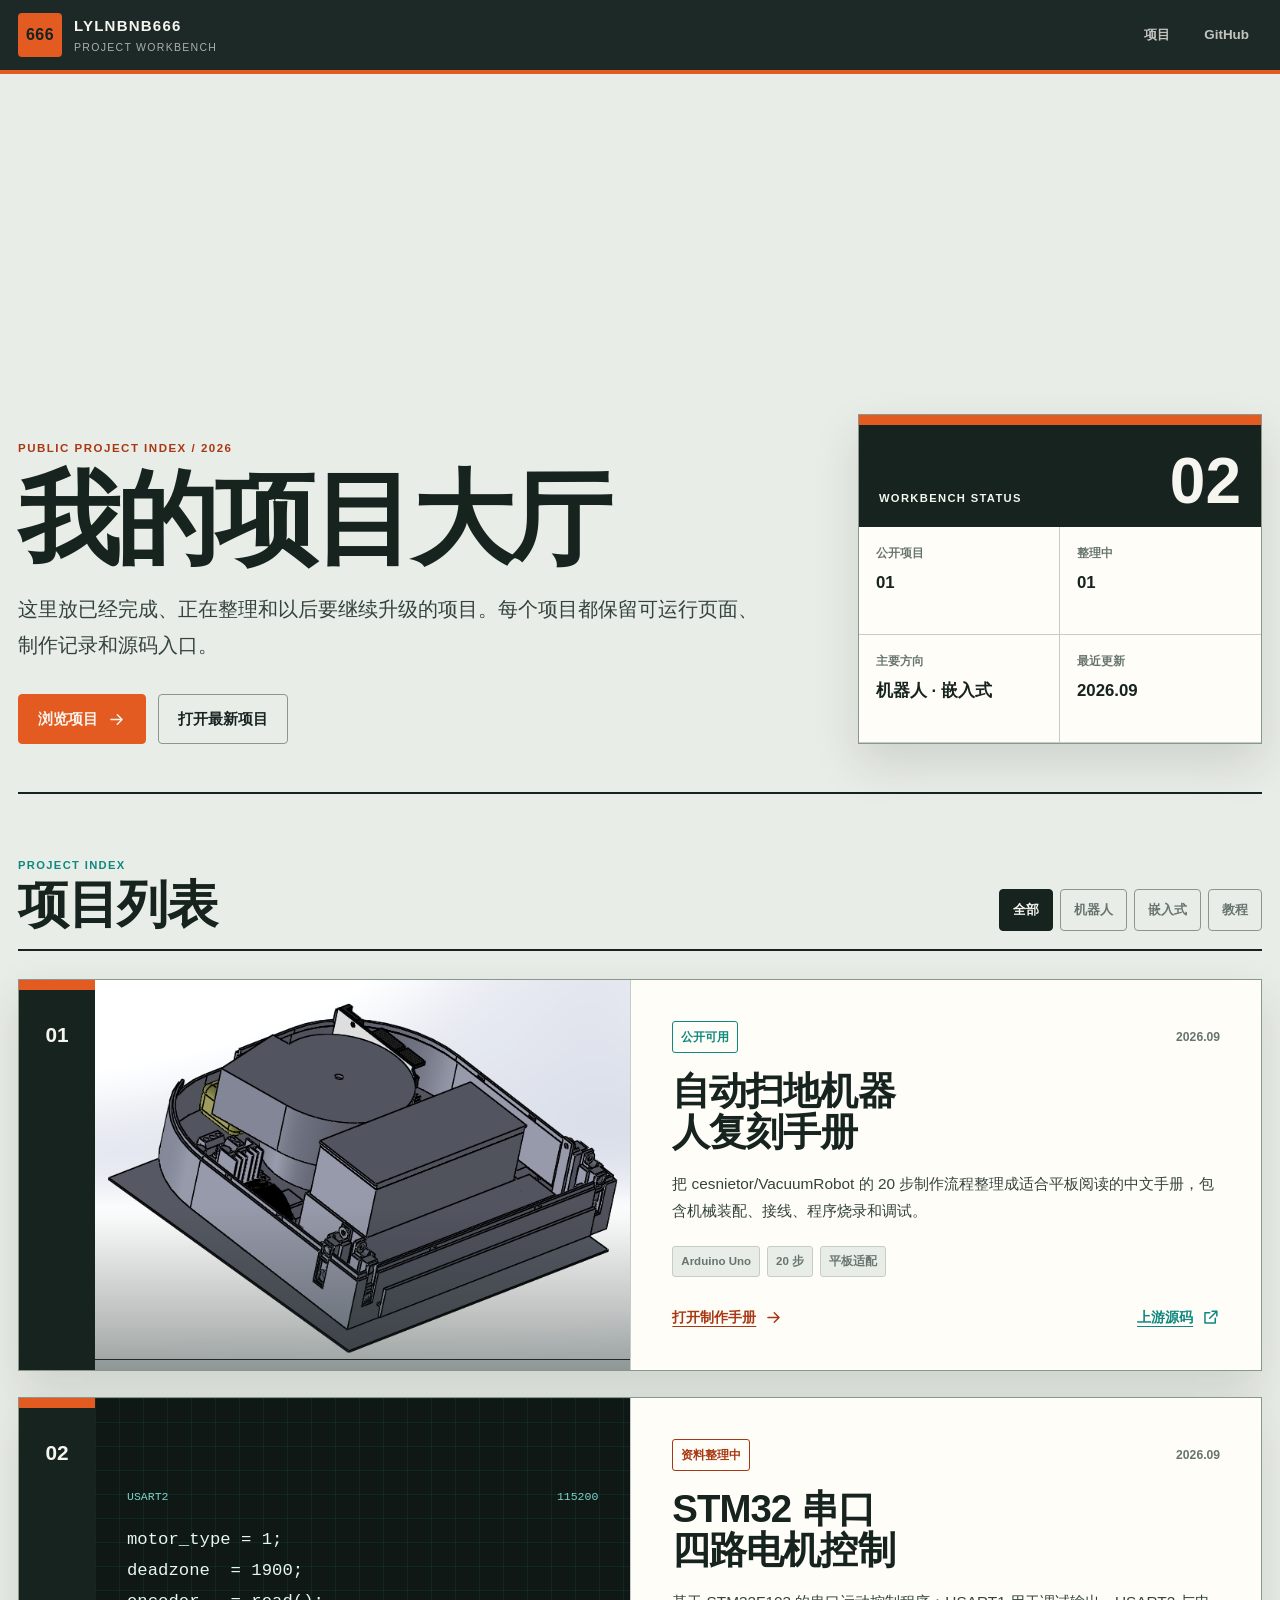
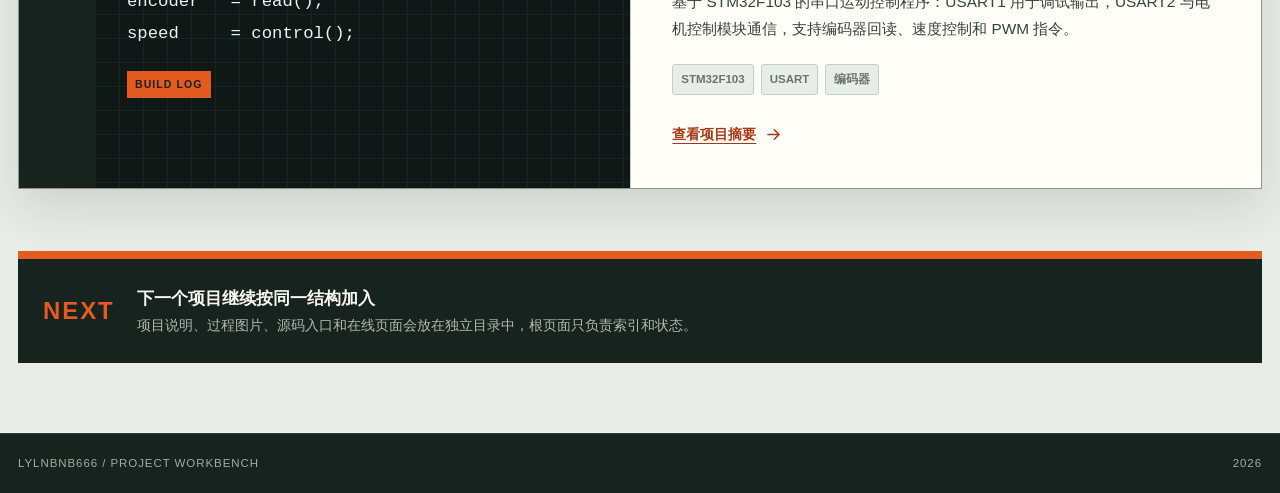
<file: index.html>
<!doctype html>
<html lang="zh-CN">
  <head>
    <meta charset="utf-8" />
    <meta name="viewport" content="width=device-width, initial-scale=1, viewport-fit=cover" />
    <meta
      name="description"
      content="LYLNBNB666 的个人项目大厅，收录机器人、嵌入式、教程和后续公开的项目。"
    />
    <meta name="theme-color" content="#16231f" />
    <title>LYLNBNB666 项目大厅</title>
    <link rel="stylesheet" href="hub.css" />
  </head>
  <body>
    <!--
      THESIS: A personal engineering workbench, not a resume or a marketing portfolio.
      Each project is presented as a real build artifact with status, evidence, and a route
      into its working guide. It refuses the generic portfolio grid of interchangeable cards.
      OWN-WORLD: Paper-white drawing sheets, graphite rules, safety orange, circuit teal,
      stamped project numbers, and machine-readable metadata.
      STORY: A visitor immediately sees what has been built, what is usable now, and what is
      still being documented. The owner can add another project by adding one data record and
      one project directory.
      FIRST VIEWPORT: A wide workbench header with the public identity, current project count,
      release status, and the first live project image occupying the right side.
      FORM: The maintenance-manual rail expands into a project index; seed key 5f280c16.
      FINISH: unreviewed and undocumented is unfinished; this build ends with the finish
      review, the verdict, and DESIGN.md.
    -->
    <a class="skip-link" href="#projects">跳到项目列表</a>

    <header class="site-header">
      <a class="identity" href="#top" aria-label="返回项目大厅顶部">
        <span class="identity-mark">666</span>
        <span>
          <strong>LYLNBNB666</strong>
          <small>PROJECT WORKBENCH</small>
        </span>
      </a>

      <nav class="site-nav" aria-label="页面导航">
        <a href="#projects">项目</a>
        <a href="https://github.com/LYL-716" target="_blank" rel="noreferrer">GitHub</a>
      </nav>
    </header>

    <main id="top">
      <section class="workbench-hero" aria-labelledby="page-title">
        <div class="hero-copy">
          <p class="system-line">PUBLIC PROJECT INDEX / 2026</p>
          <h1 id="page-title">我的项目大厅</h1>
          <p>
            这里放已经完成、正在整理和以后要继续升级的项目。每个项目都保留可运行页面、制作记录和源码入口。
          </p>
          <div class="hero-actions">
            <a class="button button-primary" href="#projects">
              浏览项目
              <svg viewBox="0 0 24 24" aria-hidden="true">
                <path d="M5 12h14M13 6l6 6-6 6" />
              </svg>
            </a>
            <a class="button button-secondary" href="vacuum-robot/">
              打开最新项目
            </a>
          </div>
        </div>

        <div class="hero-board" aria-label="项目状态">
          <div class="board-header">
            <span>WORKBENCH STATUS</span>
            <strong id="project-count">02</strong>
          </div>
          <dl>
            <div>
              <dt>公开项目</dt>
              <dd id="published-count">01</dd>
            </div>
            <div>
              <dt>整理中</dt>
              <dd id="draft-count">01</dd>
            </div>
            <div>
              <dt>主要方向</dt>
              <dd>机器人 · 嵌入式</dd>
            </div>
            <div>
              <dt>最近更新</dt>
              <dd id="last-updated">2026.09</dd>
            </div>
          </dl>
        </div>
      </section>

      <section class="project-index" id="projects" aria-labelledby="projects-title">
        <header class="index-heading">
          <div>
            <p>PROJECT INDEX</p>
            <h2 id="projects-title">项目列表</h2>
          </div>
          <div class="project-filters" role="group" aria-label="项目筛选">
            <button class="filter-button is-active" type="button" data-filter="全部">全部</button>
            <button class="filter-button" type="button" data-filter="机器人">机器人</button>
            <button class="filter-button" type="button" data-filter="嵌入式">嵌入式</button>
            <button class="filter-button" type="button" data-filter="教程">教程</button>
          </div>
        </header>

        <div class="projects-grid" id="projects-grid"></div>

        <div class="empty-filter" id="empty-filter" hidden>
          <strong>这个分类还没有公开项目</strong>
          <p>项目整理完成后会出现在这里。</p>
        </div>
      </section>

      <section class="workbench-note" aria-labelledby="note-title">
        <span class="note-number">NEXT</span>
        <div>
          <h2 id="note-title">下一个项目继续按同一结构加入</h2>
          <p>项目说明、过程图片、源码入口和在线页面会放在独立目录中，根页面只负责索引和状态。</p>
        </div>
      </section>
    </main>

    <footer class="site-footer">
      <span>LYLNBNB666 / PROJECT WORKBENCH</span>
      <span id="footer-year"></span>
    </footer>

    <script src="projects.js"></script>
    <script src="hub.js"></script>
  </body>
</html>
</file>
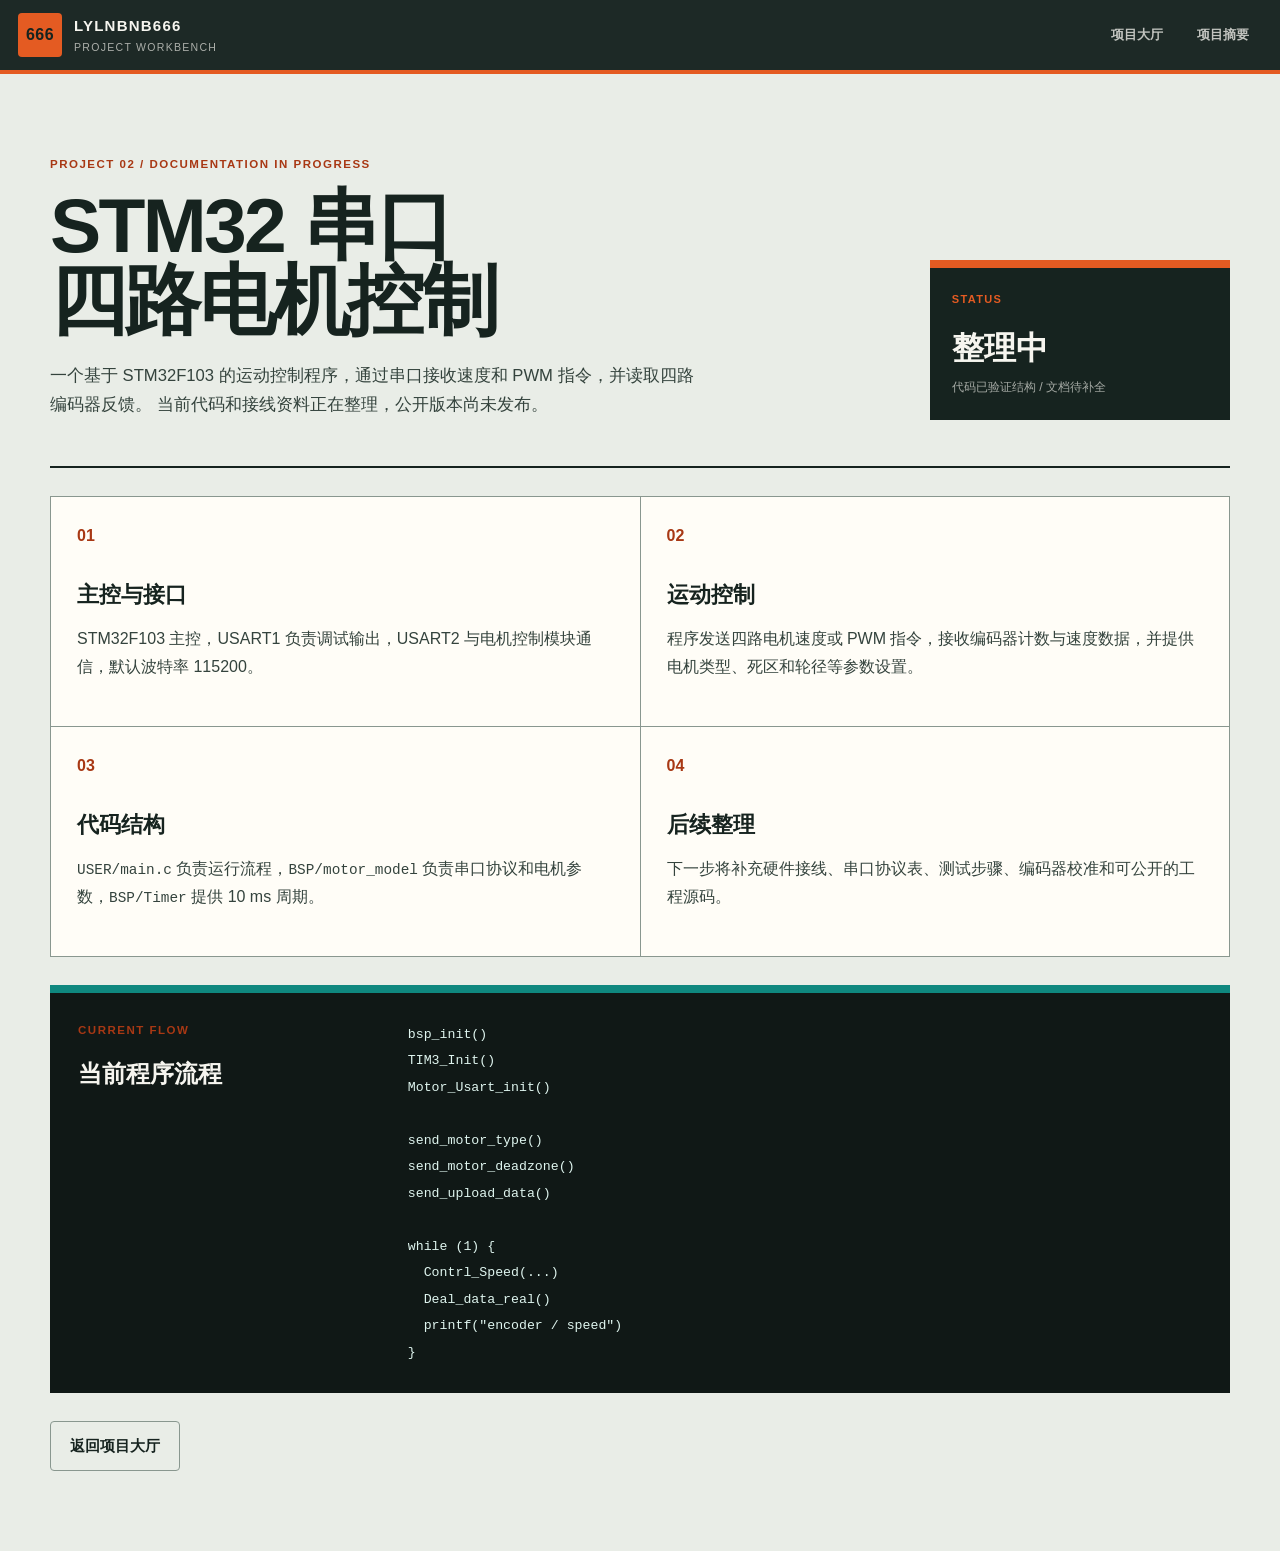
<file: stm32-motor-usart/index.html>
<!doctype html>
<html lang="zh-CN">
  <head>
    <meta charset="utf-8" />
    <meta name="viewport" content="width=device-width, initial-scale=1, viewport-fit=cover" />
    <meta name="description" content="STM32F103 串口四路电机控制项目摘要。" />
    <meta name="theme-color" content="#16231f" />
    <title>STM32 串口四路电机控制 | LYLNBNB666</title>
    <link rel="stylesheet" href="../hub.css" />
    <link rel="stylesheet" href="summary.css" />
  </head>
  <body>
    <header class="site-header">
      <a class="identity" href="../" aria-label="返回项目大厅">
        <span class="identity-mark">666</span>
        <span>
          <strong>LYLNBNB666</strong>
          <small>PROJECT WORKBENCH</small>
        </span>
      </a>
      <nav class="site-nav" aria-label="页面导航">
        <a href="../">项目大厅</a>
        <a href="#overview">项目摘要</a>
      </nav>
    </header>

    <main class="summary-page">
      <section class="summary-hero" id="overview">
        <div>
          <p class="system-line">PROJECT 02 / DOCUMENTATION IN PROGRESS</p>
          <h1>STM32 串口四路电机控制</h1>
          <p>
            一个基于 STM32F103 的运动控制程序，通过串口接收速度和 PWM 指令，并读取四路编码器反馈。
            当前代码和接线资料正在整理，公开版本尚未发布。
          </p>
        </div>
        <div class="summary-status">
          <span>STATUS</span>
          <strong>整理中</strong>
          <small>代码已验证结构 / 文档待补全</small>
        </div>
      </section>

      <section class="summary-grid" aria-label="项目信息">
        <article>
          <span>01</span>
          <h2>主控与接口</h2>
          <p>STM32F103 主控，USART1 负责调试输出，USART2 与电机控制模块通信，默认波特率 115200。</p>
        </article>
        <article>
          <span>02</span>
          <h2>运动控制</h2>
          <p>程序发送四路电机速度或 PWM 指令，接收编码器计数与速度数据，并提供电机类型、死区和轮径等参数设置。</p>
        </article>
        <article>
          <span>03</span>
          <h2>代码结构</h2>
          <p><code>USER/main.c</code> 负责运行流程，<code>BSP/motor_model</code> 负责串口协议和电机参数，<code>BSP/Timer</code> 提供 10 ms 周期。</p>
        </article>
        <article>
          <span>04</span>
          <h2>后续整理</h2>
          <p>下一步将补充硬件接线、串口协议表、测试步骤、编码器校准和可公开的工程源码。</p>
        </article>
      </section>

      <section class="code-panel" aria-labelledby="code-title">
        <div>
          <p class="system-line">CURRENT FLOW</p>
          <h2 id="code-title">当前程序流程</h2>
        </div>
        <pre><code>bsp_init()
TIM3_Init()
Motor_Usart_init()

send_motor_type()
send_motor_deadzone()
send_upload_data()

while (1) {
  Contrl_Speed(...)
  Deal_data_real()
  printf("encoder / speed")
}</code></pre>
      </section>

      <a class="button button-secondary back-link" href="../">返回项目大厅</a>
    </main>
  </body>
</html>
</file>
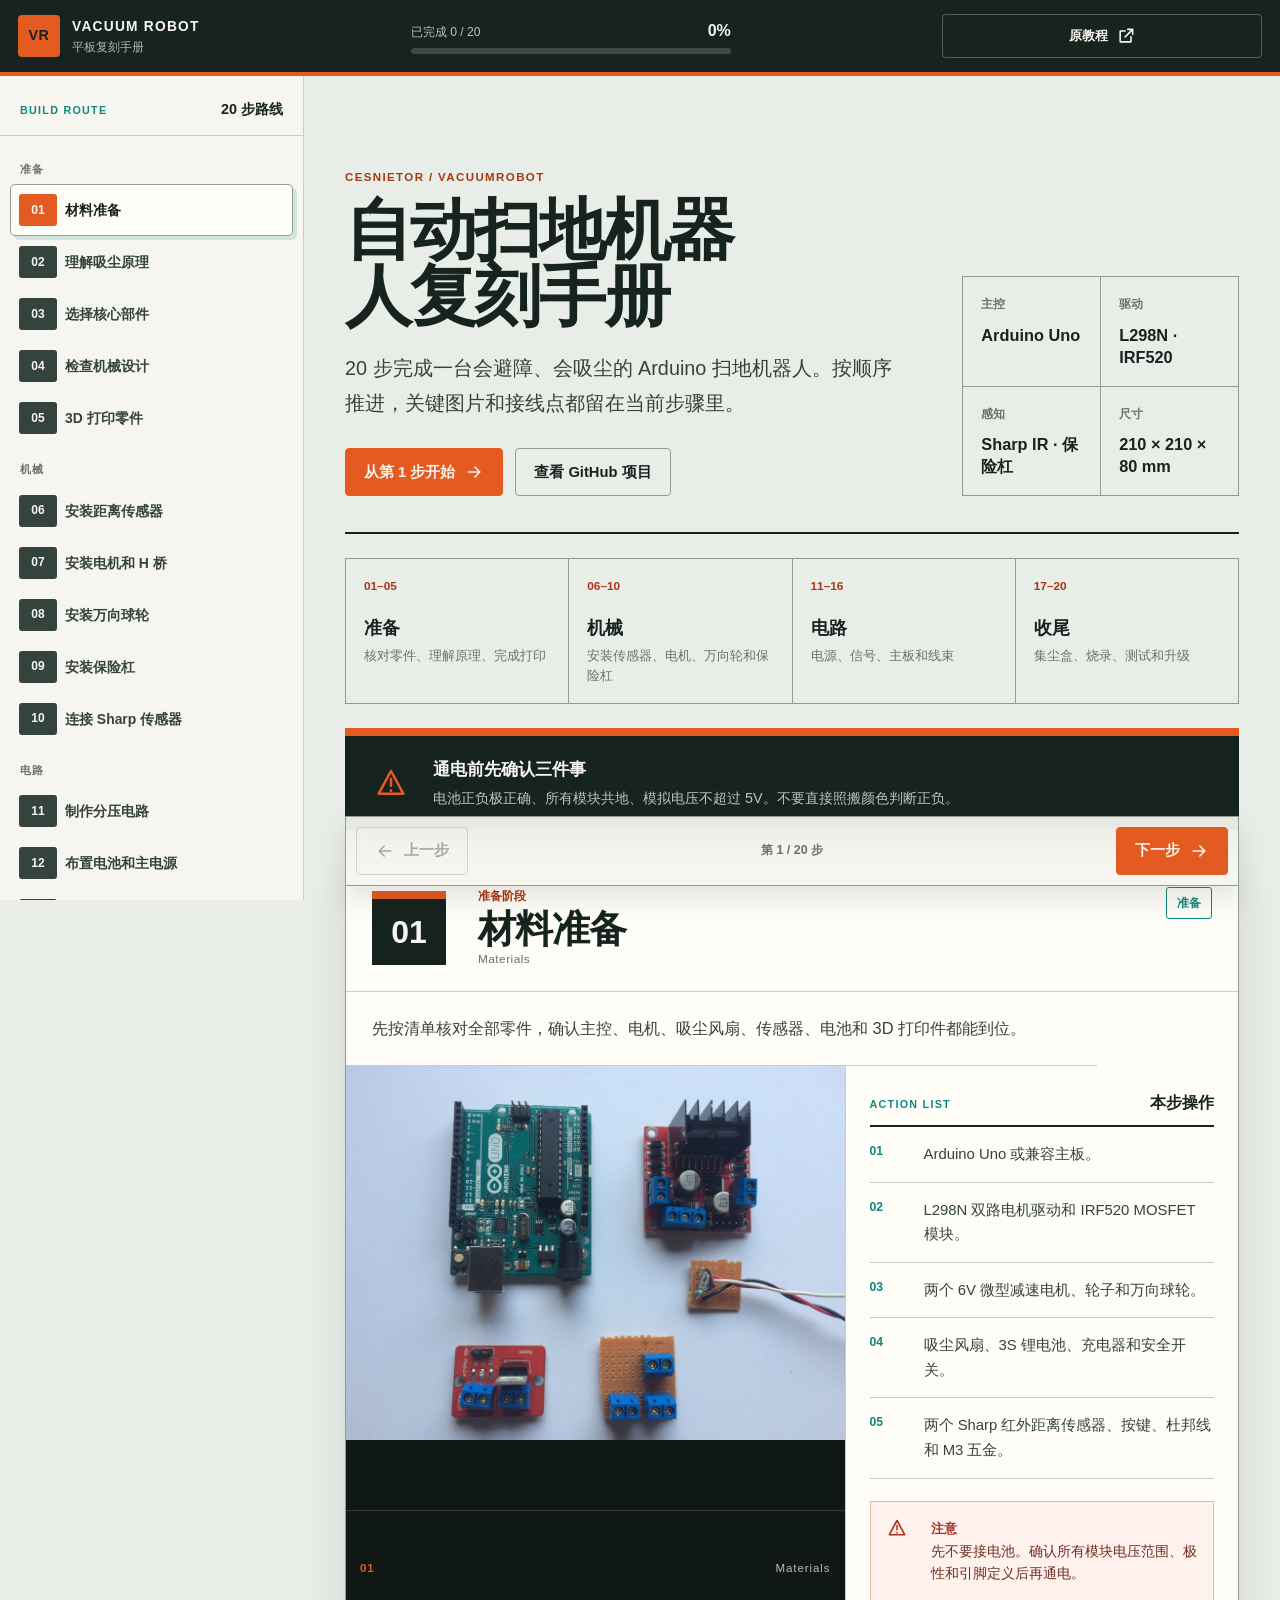
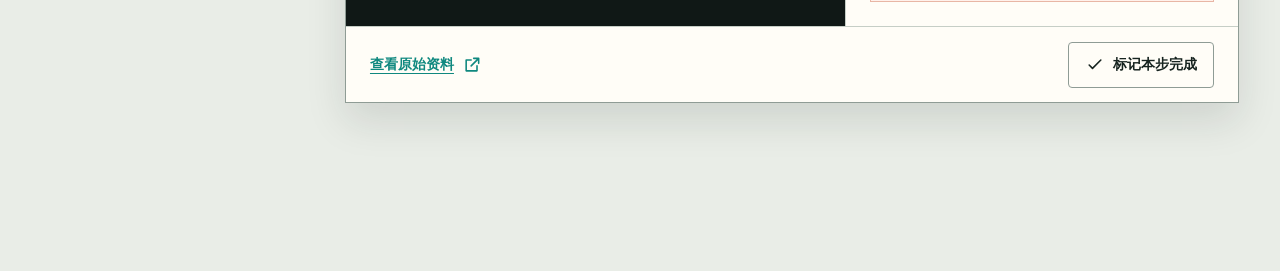
<file: vacuum-robot/index.html>
<!doctype html>
<html lang="zh-CN">
  <head>
    <meta charset="utf-8" />
    <meta name="viewport" content="width=device-width, initial-scale=1, viewport-fit=cover" />
    <meta
      name="description"
      content="cesnietor/VacuumRobot 的 20 步平板版制作手册，包含机械装配、接线、程序烧录和调试。"
    />
    <meta name="theme-color" content="#16231f" />
    <title>自动扫地机器人复刻手册</title>
    <link rel="stylesheet" href="styles.css" />
  </head>
  <body>
    <!--
      THESIS: A workbench maintenance manual, not a promotional page. Every screen answers
      exactly what to do next and refuses the generic hero-plus-cards tutorial layout.
      OWN-WORLD: Paper-white technical sheets, graphite rules, safety orange, circuit teal,
      numbered metal-like tags, large instructional drawings, and checklist marks.
      STORY: The reader moves from parts to a tested obstacle-avoiding vacuum robot, always
      knowing the phase, the active step, and what remains.
      FIRST VIEWPORT: A full-width build-status band with the robot title, 20-step route,
      progress marks, and direct entry into Step 1; the step rail anchors the left on wide
      tablets and becomes a top drawer on portrait screens.
      FORM: An operational cutting-bench rail translated into a build manual; seed key 5f280c16.
      FINISH: unreviewed and undocumented is unfinished; this build ends with the finish
      review, the verdict, and DESIGN.md.
    -->
    <a class="skip-link" href="#step-stage">跳到当前步骤</a>

    <div class="app-shell">
      <header class="topbar">
        <button
          class="icon-button menu-button"
          id="menu-button"
          type="button"
          aria-controls="guide-nav"
          aria-expanded="false"
          aria-label="打开步骤目录"
        >
          <svg viewBox="0 0 24 24" aria-hidden="true">
            <path d="M4 7h16M4 12h16M4 17h16" />
          </svg>
        </button>

        <a class="brand" href="#overview" aria-label="返回总览">
          <span class="brand-mark" aria-hidden="true">VR</span>
          <span>
            <strong>VACUUM ROBOT</strong>
            <small>平板复刻手册</small>
          </span>
        </a>

        <div class="top-progress" aria-label="制作进度">
          <div class="top-progress-copy">
            <span id="top-progress-label">已完成 0 / 20</span>
            <strong id="top-progress-percent">0%</strong>
          </div>
          <div class="progress-track" aria-hidden="true">
            <span id="top-progress-bar"></span>
          </div>
        </div>

        <a
          class="source-button"
          href="https://www.instructables.com/Build-Your-Own-Vacuum-Robot/"
          target="_blank"
          rel="noreferrer"
        >
          原教程
          <svg viewBox="0 0 24 24" aria-hidden="true">
            <path d="M14 4h6v6M20 4l-9 9M18 13v6H5V6h6" />
          </svg>
        </a>
      </header>

      <button
        class="nav-scrim"
        id="nav-scrim"
        type="button"
        aria-label="关闭步骤目录"
        tabindex="-1"
      ></button>

      <aside class="step-rail" id="guide-nav" aria-label="20 步制作目录">
        <div class="rail-heading">
          <span>BUILD ROUTE</span>
          <strong>20 步路线</strong>
        </div>
        <nav id="step-list" class="step-list"></nav>
        <button class="reset-button" id="reset-progress" type="button">
          <svg viewBox="0 0 24 24" aria-hidden="true">
            <path d="M4 4v6h6M20 20v-6h-6" />
            <path d="M5.5 15a7 7 0 0 0 11.8 2.6L20 14M4 10l2.7-3.6A7 7 0 0 1 18.5 9" />
          </svg>
          清除本机进度
        </button>
      </aside>

      <main class="main-content" id="main-content">
        <section class="overview" id="overview" aria-labelledby="overview-title">
          <div class="overview-copy">
            <p class="project-line">CESNIETOR / VACUUMROBOT</p>
            <h1 id="overview-title">自动扫地机器人复刻手册</h1>
            <p class="overview-lead">
              20 步完成一台会避障、会吸尘的 Arduino 扫地机器人。按顺序推进，关键图片和接线点都留在当前步骤里。
            </p>
            <div class="overview-actions">
              <button class="primary-button" id="start-build" type="button">
                从第 1 步开始
                <svg viewBox="0 0 24 24" aria-hidden="true">
                  <path d="M5 12h14M13 6l6 6-6 6" />
                </svg>
              </button>
              <a
                class="secondary-button"
                href="https://github.com/cesnietor/VacuumRobot"
                target="_blank"
                rel="noreferrer"
              >
                查看 GitHub 项目
              </a>
            </div>
          </div>

          <dl class="build-facts">
            <div>
              <dt>主控</dt>
              <dd>Arduino Uno</dd>
            </div>
            <div>
              <dt>驱动</dt>
              <dd>L298N · IRF520</dd>
            </div>
            <div>
              <dt>感知</dt>
              <dd>Sharp IR · 保险杠</dd>
            </div>
            <div>
              <dt>尺寸</dt>
              <dd>210 × 210 × 80 mm</dd>
            </div>
          </dl>
        </section>

        <section class="route-strip" aria-label="制作阶段">
          <div>
            <span>01–05</span>
            <strong>准备</strong>
            <small>核对零件、理解原理、完成打印</small>
          </div>
          <div>
            <span>06–10</span>
            <strong>机械</strong>
            <small>安装传感器、电机、万向轮和保险杠</small>
          </div>
          <div>
            <span>11–16</span>
            <strong>电路</strong>
            <small>电源、信号、主板和线束</small>
          </div>
          <div>
            <span>17–20</span>
            <strong>收尾</strong>
            <small>集尘盒、烧录、测试和升级</small>
          </div>
        </section>

        <section class="safety-band" aria-labelledby="safety-title">
          <div class="safety-icon" aria-hidden="true">
            <svg viewBox="0 0 24 24">
              <path d="M12 3 2.8 20h18.4L12 3Z" />
              <path d="M12 9v5M12 17.5v.5" />
            </svg>
          </div>
          <div>
            <h2 id="safety-title">通电前先确认三件事</h2>
            <p>电池正负极正确、所有模块共地、模拟电压不超过 5V。不要直接照搬颜色判断正负。</p>
          </div>
        </section>

        <section class="step-stage" id="step-stage" aria-labelledby="step-title"></section>

        <nav class="step-controls" aria-label="步骤切换">
          <button class="secondary-button" id="previous-step" type="button">
            <svg viewBox="0 0 24 24" aria-hidden="true">
              <path d="M19 12H5M11 18l-6-6 6-6" />
            </svg>
            上一步
          </button>
          <span id="step-position">第 1 / 20 步</span>
          <button class="primary-button" id="next-step" type="button">
            下一步
            <svg viewBox="0 0 24 24" aria-hidden="true">
              <path d="M5 12h14M13 6l6 6-6 6" />
            </svg>
          </button>
        </nav>
      </main>
    </div>

    <button class="back-to-top" id="back-to-top" type="button" aria-label="返回顶部">
      <svg viewBox="0 0 24 24" aria-hidden="true">
        <path d="M12 19V5M6 11l6-6 6 6" />
      </svg>
    </button>

    <script src="guide-data.js"></script>
    <script src="app.js"></script>
  </body>
</html>
</file>
<file: hub.css>
:root {
  color-scheme: light;
  --ink: #16231f;
  --ink-soft: #34433d;
  --muted: #68756f;
  --paper: #f6f5ef;
  --sheet: #fffdf7;
  --field: #e9ede7;
  --line: #c5cec6;
  --line-strong: #89978f;
  --signal: #e45b22;
  --signal-dark: #a83814;
  --teal: #0f887f;
  --shadow: 0 20px 44px rgb(22 35 31 / 13%);
}

* {
  box-sizing: border-box;
}

html {
  scroll-behavior: smooth;
  scroll-padding-top: 92px;
}

body {
  min-width: 320px;
  margin: 0;
  color: var(--ink);
  background-color: var(--field);
  font-family: "Segoe UI", "Microsoft YaHei UI", "Microsoft YaHei", sans-serif;
  font-size: 16px;
  line-height: 1.65;
}

::selection {
  color: var(--paper);
  background: var(--teal);
}

:focus-visible {
  outline: 3px solid var(--signal);
  outline-offset: 3px;
}

svg {
  display: block;
  width: 19px;
  height: 19px;
  fill: none;
  stroke: currentColor;
  stroke-width: 1.9;
  stroke-linecap: round;
  stroke-linejoin: round;
}

a {
  color: inherit;
}

.skip-link {
  position: fixed;
  top: 10px;
  left: 10px;
  z-index: 1000;
  padding: 10px 14px;
  color: var(--paper);
  background: var(--ink);
  border-radius: 4px;
  transform: translateY(-160%);
}

.skip-link:focus {
  transform: translateY(0);
}

.site-header {
  position: sticky;
  top: 0;
  z-index: 50;
  display: flex;
  align-items: center;
  justify-content: space-between;
  min-height: 74px;
  padding: 10px max(18px, calc((100vw - 1420px) / 2));
  color: var(--paper);
  background: rgb(22 35 31 / 97%);
  border-bottom: 4px solid var(--signal);
  backdrop-filter: blur(12px);
}

.identity {
  display: flex;
  gap: 12px;
  align-items: center;
  text-decoration: none;
}

.identity-mark {
  display: grid;
  width: 44px;
  height: 44px;
  place-items: center;
  color: var(--ink);
  background: var(--signal);
  border-radius: 4px;
  font-family: "Bahnschrift", "Arial Narrow", sans-serif;
  font-weight: 850;
  letter-spacing: 0.03em;
}

.identity strong,
.identity small {
  display: block;
}

.identity strong {
  font-family: "Bahnschrift", "Arial Narrow", sans-serif;
  font-size: 0.94rem;
  letter-spacing: 0.08em;
}

.identity small {
  color: rgb(246 245 239 / 66%);
  font-family: "Bahnschrift", "Arial Narrow", sans-serif;
  font-size: 0.66rem;
  letter-spacing: 0.12em;
}

.site-nav {
  display: flex;
  gap: 8px;
}

.site-nav a {
  padding: 9px 13px;
  color: rgb(246 245 239 / 76%);
  border-radius: 4px;
  font-size: 0.84rem;
  font-weight: 700;
  text-decoration: none;
}

.site-nav a:hover {
  color: var(--ink);
  background: var(--paper);
}

main {
  width: min(1420px, calc(100% - 36px));
  margin: 0 auto;
}

.workbench-hero {
  display: grid;
  grid-template-columns: minmax(0, 1.3fr) minmax(330px, 0.7fr);
  gap: clamp(36px, 7vw, 110px);
  align-items: end;
  min-height: min(720px, calc(100vh - 74px));
  padding: clamp(52px, 8vh, 96px) 0 48px;
  border-bottom: 2px solid var(--ink);
}

.system-line {
  margin: 0 0 14px;
  color: var(--signal-dark);
  font-family: "Bahnschrift", "Arial Narrow", sans-serif;
  font-size: 0.72rem;
  font-weight: 800;
  letter-spacing: 0.13em;
}

.hero-copy h1 {
  max-width: 850px;
  margin: 0;
  font-family: "Bahnschrift", "Microsoft YaHei UI", sans-serif;
  font-size: clamp(3.6rem, 8vw, 7.4rem);
  font-weight: 780;
  line-height: 0.92;
  letter-spacing: -0.035em;
  text-wrap: balance;
}

.hero-copy > p:not(.system-line) {
  max-width: 68ch;
  margin: 26px 0 0;
  color: var(--ink-soft);
  font-size: clamp(1.02rem, 1.8vw, 1.26rem);
  line-height: 1.78;
}

.hero-actions {
  display: flex;
  flex-wrap: wrap;
  gap: 12px;
  margin-top: 30px;
}

.button {
  display: inline-flex;
  gap: 9px;
  align-items: center;
  justify-content: center;
  min-height: 50px;
  padding: 0 19px;
  border-radius: 4px;
  font-size: 0.92rem;
  font-weight: 760;
  text-decoration: none;
}

.button-primary {
  color: var(--paper);
  background: var(--signal);
  border: 1px solid var(--signal);
}

.button-primary:hover {
  background: var(--signal-dark);
  border-color: var(--signal-dark);
}

.button-secondary {
  color: var(--ink);
  background: transparent;
  border: 1px solid var(--line-strong);
}

.button-secondary:hover {
  background: var(--sheet);
  border-color: var(--ink);
}

.hero-board {
  background: var(--sheet);
  border: 1px solid var(--line-strong);
  box-shadow: var(--shadow);
}

.board-header {
  display: flex;
  align-items: flex-end;
  justify-content: space-between;
  min-height: 112px;
  padding: 20px;
  color: var(--paper);
  background: var(--ink);
  border-top: 10px solid var(--signal);
}

.board-header span {
  font-family: "Bahnschrift", "Arial Narrow", sans-serif;
  font-size: 0.7rem;
  font-weight: 800;
  letter-spacing: 0.12em;
}

.board-header strong {
  font-family: "Bahnschrift", "Arial Narrow", sans-serif;
  font-size: 4rem;
  line-height: 0.78;
}

.hero-board dl {
  display: grid;
  grid-template-columns: repeat(2, minmax(0, 1fr));
  margin: 0;
}

.hero-board dl div {
  min-height: 108px;
  padding: 17px;
  border-right: 1px solid var(--line);
  border-bottom: 1px solid var(--line);
}

.hero-board dl div:nth-child(2n) {
  border-right: 0;
}

.hero-board dt {
  margin-bottom: 9px;
  color: var(--muted);
  font-size: 0.72rem;
  font-weight: 700;
}

.hero-board dd {
  margin: 0;
  font-family: "Bahnschrift", "Microsoft YaHei UI", sans-serif;
  font-size: 1.05rem;
  font-weight: 760;
  line-height: 1.35;
}

.project-index {
  padding: 62px 0 34px;
}

.index-heading {
  display: flex;
  gap: 24px;
  align-items: end;
  justify-content: space-between;
  margin-bottom: 28px;
  padding-bottom: 18px;
  border-bottom: 2px solid var(--ink);
}

.index-heading p {
  margin: 0 0 5px;
  color: var(--teal);
  font-family: "Bahnschrift", "Arial Narrow", sans-serif;
  font-size: 0.7rem;
  font-weight: 800;
  letter-spacing: 0.12em;
}

.index-heading h2 {
  margin: 0;
  font-family: "Bahnschrift", "Microsoft YaHei UI", sans-serif;
  font-size: clamp(2rem, 4vw, 3.7rem);
  line-height: 1;
  letter-spacing: -0.025em;
}

.project-filters {
  display: flex;
  flex-wrap: wrap;
  gap: 7px;
  justify-content: flex-end;
}

.filter-button {
  min-height: 42px;
  padding: 0 13px;
  color: var(--muted);
  background: transparent;
  border: 1px solid var(--line-strong);
  border-radius: 4px;
  font-size: 0.82rem;
  font-weight: 760;
  cursor: pointer;
}

.filter-button:hover {
  color: var(--ink);
  background: var(--sheet);
}

.filter-button.is-active {
  color: var(--paper);
  background: var(--ink);
  border-color: var(--ink);
}

.projects-grid {
  display: grid;
  gap: 26px;
}

.project-card {
  display: grid;
  grid-template-columns: 76px minmax(320px, 0.92fr) minmax(360px, 1.08fr);
  min-height: 390px;
  background: var(--sheet);
  border: 1px solid var(--line-strong);
  box-shadow: var(--shadow);
  animation: project-enter 460ms cubic-bezier(0.16, 1, 0.3, 1) both;
}

@keyframes project-enter {
  from {
    opacity: 0;
    transform: translateY(18px);
  }
  to {
    opacity: 1;
    transform: translateY(0);
  }
}

.card-number {
  display: grid;
  place-items: start center;
  padding-top: 28px;
  color: var(--paper);
  background: var(--ink);
  border-top: 10px solid var(--signal);
  font-family: "Bahnschrift", "Arial Narrow", sans-serif;
  font-size: 1.3rem;
  font-weight: 800;
}

.project-cover {
  position: relative;
  min-width: 0;
  overflow: hidden;
  background: #101816;
  border-right: 1px solid var(--line);
}

.project-cover.has-image img {
  display: block;
  width: 100%;
  height: 100%;
  min-height: 390px;
  object-fit: cover;
  filter: saturate(0.86) contrast(1.04);
}

.project-cover.has-image::after {
  position: absolute;
  inset: 0;
  background: linear-gradient(180deg, transparent 58%, rgb(22 35 31 / 42%));
  content: "";
  pointer-events: none;
}

.code-cover {
  display: grid;
  align-content: center;
  padding: 32px;
  color: #d8f5ed;
  background:
    linear-gradient(rgb(15 136 127 / 13%) 1px, transparent 1px),
    linear-gradient(90deg, rgb(15 136 127 / 13%) 1px, transparent 1px),
    #101816;
  background-size: 24px 24px;
}

.code-cover-head {
  display: flex;
  justify-content: space-between;
  margin-bottom: 18px;
  color: #7bd3c8;
  font-family: "Cascadia Code", Consolas, monospace;
  font-size: 0.72rem;
}

.code-cover pre {
  margin: 0;
  overflow: auto;
  color: #e7f6f1;
  font-family: "Cascadia Code", Consolas, monospace;
  font-size: clamp(0.88rem, 1.4vw, 1.08rem);
  line-height: 1.8;
  white-space: pre-wrap;
}

.code-status {
  width: fit-content;
  margin-top: 22px;
  padding: 5px 8px;
  color: var(--ink);
  background: var(--signal);
  font-family: "Bahnschrift", "Arial Narrow", sans-serif;
  font-size: 0.66rem;
  font-weight: 850;
  letter-spacing: 0.1em;
}

.project-body {
  display: flex;
  flex-direction: column;
  padding: clamp(24px, 3.2vw, 42px);
}

.project-meta {
  display: flex;
  gap: 12px;
  align-items: center;
  justify-content: space-between;
  margin-bottom: 17px;
  color: var(--muted);
  font-size: 0.76rem;
  font-weight: 700;
}

.status {
  padding: 5px 8px;
  border: 1px solid currentColor;
  border-radius: 3px;
}

.status-published {
  color: var(--teal);
}

.status-draft {
  color: var(--signal-dark);
}

.project-body h3 {
  max-width: 18ch;
  margin: 0;
  font-family: "Bahnschrift", "Microsoft YaHei UI", sans-serif;
  font-size: clamp(1.85rem, 3vw, 3.2rem);
  line-height: 1.08;
  letter-spacing: -0.025em;
  text-wrap: balance;
}

.project-body > p {
  max-width: 68ch;
  margin: 18px 0 0;
  color: var(--ink-soft);
  font-size: 0.96rem;
  line-height: 1.75;
}

.detail-list {
  display: flex;
  flex-wrap: wrap;
  gap: 7px;
  padding: 0;
  margin: 22px 0 0;
  list-style: none;
}

.detail-list li {
  padding: 5px 8px;
  color: var(--muted);
  background: var(--field);
  border: 1px solid var(--line);
  border-radius: 3px;
  font-size: 0.72rem;
  font-weight: 700;
}

.project-footer {
  display: flex;
  flex-wrap: wrap;
  gap: 14px 22px;
  align-items: center;
  justify-content: space-between;
  margin-top: auto;
  padding-top: 28px;
}

.project-link,
.repo-link {
  display: inline-flex;
  gap: 8px;
  align-items: center;
  font-size: 0.88rem;
  font-weight: 800;
  text-underline-offset: 4px;
}

.project-link {
  color: var(--signal-dark);
}

.repo-link {
  color: var(--teal);
}

.project-link:hover,
.repo-link:hover {
  color: var(--ink);
}

.empty-filter {
  padding: 80px 24px;
  color: var(--muted);
  text-align: center;
  background: var(--sheet);
  border: 1px solid var(--line-strong);
}

.empty-filter strong {
  display: block;
  color: var(--ink);
  font-size: 1.25rem;
}

.empty-filter p {
  margin: 6px 0 0;
}

.workbench-note {
  display: grid;
  grid-template-columns: auto minmax(0, 1fr);
  gap: 22px;
  align-items: center;
  margin: 28px 0 70px;
  padding: 25px;
  color: var(--paper);
  background: var(--ink);
  border-top: 8px solid var(--signal);
}

.note-number {
  color: var(--signal);
  font-family: "Bahnschrift", "Arial Narrow", sans-serif;
  font-size: 1.5rem;
  font-weight: 850;
  letter-spacing: 0.08em;
}

.workbench-note h2 {
  margin: 0;
  font-size: 1.08rem;
}

.workbench-note p {
  margin: 2px 0 0;
  color: rgb(246 245 239 / 70%);
  font-size: 0.9rem;
}

.site-footer {
  display: flex;
  justify-content: space-between;
  padding: 20px max(18px, calc((100vw - 1420px) / 2));
  color: rgb(246 245 239 / 64%);
  background: var(--ink);
  border-top: 1px solid rgb(246 245 239 / 13%);
  font-family: "Bahnschrift", "Arial Narrow", sans-serif;
  font-size: 0.72rem;
  letter-spacing: 0.08em;
}

@media (max-width: 1050px) {
  .workbench-hero {
    grid-template-columns: 1fr;
    min-height: auto;
    gap: 36px;
  }

  .hero-board {
    max-width: 680px;
  }

  .project-card {
    grid-template-columns: 64px minmax(280px, 0.9fr) minmax(330px, 1.1fr);
  }
}

@media (max-width: 820px) {
  .site-header {
    min-height: 68px;
  }

  .identity-mark {
    width: 40px;
    height: 40px;
  }

  .hero-copy h1 {
    font-size: clamp(3.2rem, 13vw, 5.8rem);
  }

  .index-heading {
    align-items: start;
    flex-direction: column;
  }

  .project-filters {
    justify-content: flex-start;
  }

  .project-card {
    grid-template-columns: 58px minmax(0, 1fr);
  }

  .project-cover {
    grid-column: 2;
    border-right: 0;
    border-bottom: 1px solid var(--line);
  }

  .project-cover.has-image img {
    min-height: 320px;
    max-height: 520px;
  }

  .project-body {
    grid-column: 2;
  }

  .card-number {
    grid-row: 1 / span 2;
  }
}

@media (max-width: 560px) {
  main {
    width: min(100% - 24px, 1420px);
  }

  .identity small,
  .site-nav a:first-child {
    display: none;
  }

  .workbench-hero {
    padding-top: 46px;
  }

  .hero-copy h1 {
    font-size: clamp(3rem, 17vw, 4.8rem);
  }

  .hero-actions,
  .button {
    width: 100%;
  }

  .hero-board dl {
    grid-template-columns: 1fr;
  }

  .hero-board dl div {
    border-right: 0;
  }

  .project-card {
    grid-template-columns: 1fr;
  }

  .card-number {
    grid-row: auto;
    min-height: 58px;
    padding: 0 18px;
    place-items: center start;
    border-top-width: 7px;
  }

  .project-cover,
  .project-body {
    grid-column: 1;
  }

  .project-body {
    padding: 22px;
  }

  .project-footer {
    align-items: flex-start;
    flex-direction: column;
  }

  .workbench-note {
    grid-template-columns: 1fr;
  }
}

@media (prefers-reduced-motion: reduce) {
  *,
  *::before,
  *::after {
    scroll-behavior: auto !important;
    animation-duration: 0.01ms !important;
    animation-iteration-count: 1 !important;
    transition-duration: 0.01ms !important;
  }
}
</file>
<file: stm32-motor-usart/summary.css>
.summary-page {
  width: min(1180px, calc(100% - 36px));
  margin: 0 auto;
  padding-bottom: 80px;
}

.summary-hero {
  display: grid;
  grid-template-columns: minmax(0, 1fr) minmax(260px, 0.38fr);
  gap: clamp(30px, 7vw, 90px);
  align-items: end;
  padding: clamp(54px, 9vh, 100px) 0 46px;
  border-bottom: 2px solid var(--ink);
}

.summary-hero h1 {
  max-width: 17ch;
  margin: 0;
  font-family: "Bahnschrift", "Microsoft YaHei UI", sans-serif;
  font-size: clamp(2.8rem, 6vw, 5.6rem);
  line-height: 0.98;
  letter-spacing: -0.035em;
  text-wrap: balance;
}

.summary-hero > div:first-child > p:last-child {
  max-width: 70ch;
  margin: 22px 0 0;
  color: var(--ink-soft);
  font-size: 1.04rem;
  line-height: 1.78;
}

.summary-status {
  padding: 22px;
  color: var(--paper);
  background: var(--ink);
  border-top: 8px solid var(--signal);
}

.summary-status span,
.summary-status strong,
.summary-status small {
  display: block;
}

.summary-status span {
  color: var(--signal);
  font-family: "Bahnschrift", "Arial Narrow", sans-serif;
  font-size: 0.69rem;
  font-weight: 850;
  letter-spacing: 0.12em;
}

.summary-status strong {
  margin: 14px 0 2px;
  font-size: 2rem;
}

.summary-status small {
  color: rgb(246 245 239 / 64%);
  font-size: 0.78rem;
}

.summary-grid {
  display: grid;
  grid-template-columns: repeat(2, minmax(0, 1fr));
  margin-top: 28px;
  border-top: 1px solid var(--line-strong);
  border-left: 1px solid var(--line-strong);
}

.summary-grid article {
  min-height: 230px;
  padding: 26px;
  background: var(--sheet);
  border-right: 1px solid var(--line-strong);
  border-bottom: 1px solid var(--line-strong);
}

.summary-grid article > span {
  color: var(--signal-dark);
  font-family: "Bahnschrift", "Arial Narrow", sans-serif;
  font-weight: 850;
}

.summary-grid h2 {
  margin: 28px 0 12px;
  font-size: 1.35rem;
}

.summary-grid p {
  max-width: 60ch;
  margin: 0;
  color: var(--ink-soft);
  line-height: 1.75;
}

code {
  font-family: "Cascadia Code", Consolas, monospace;
  font-size: 0.9em;
}

.code-panel {
  display: grid;
  grid-template-columns: minmax(220px, 0.38fr) minmax(0, 1fr);
  gap: 28px;
  margin-top: 28px;
  padding: 28px;
  background: #101816;
  border-top: 8px solid var(--teal);
}

.code-panel h2 {
  margin: 10px 0 0;
  color: var(--paper);
  font-size: 1.5rem;
}

.code-panel pre {
  margin: 0;
  overflow: auto;
  color: #dff5ef;
  font-family: "Cascadia Code", Consolas, monospace;
  font-size: 0.92rem;
  line-height: 1.8;
}

.back-link {
  width: fit-content;
  margin-top: 28px;
}

@media (max-width: 760px) {
  .summary-hero,
  .code-panel {
    grid-template-columns: 1fr;
  }

  .summary-grid {
    grid-template-columns: 1fr;
  }
}
</file>
<file: vacuum-robot/styles.css>
:root {
  color-scheme: light;
  --ink: #16231f;
  --ink-soft: #34433d;
  --muted: #66736d;
  --paper: #f6f5ef;
  --sheet: #fffdf7;
  --field: #e9ede7;
  --line: #c6cec6;
  --line-strong: #8f9c95;
  --signal: #e45b22;
  --signal-dark: #a83814;
  --teal: #0f887f;
  --danger: #a92f24;
  --shadow: 0 18px 38px rgb(22 35 31 / 12%);
  --topbar-height: 76px;
  --rail-width: 304px;
}

* {
  box-sizing: border-box;
}

html {
  scroll-behavior: smooth;
  scroll-padding-top: calc(var(--topbar-height) + 18px);
}

body {
  min-width: 320px;
  margin: 0;
  color: var(--ink);
  background-color: var(--field);
  font-family: "Segoe UI", "Microsoft YaHei UI", "Microsoft YaHei", sans-serif;
  font-size: 16px;
  line-height: 1.6;
  text-rendering: optimizeLegibility;
}

body.nav-open {
  overflow: hidden;
}

button,
a {
  -webkit-tap-highlight-color: transparent;
}

button {
  font: inherit;
}

a {
  color: inherit;
}

svg {
  display: block;
  width: 20px;
  height: 20px;
  fill: none;
  stroke: currentColor;
  stroke-width: 1.9;
  stroke-linecap: round;
  stroke-linejoin: round;
}

::selection {
  color: var(--paper);
  background: var(--teal);
}

:focus-visible {
  outline: 3px solid var(--signal);
  outline-offset: 3px;
}

.skip-link {
  position: fixed;
  top: 10px;
  left: 10px;
  z-index: 1000;
  padding: 10px 14px;
  color: var(--paper);
  background: var(--ink);
  border-radius: 4px;
  transform: translateY(-160%);
}

.skip-link:focus {
  transform: translateY(0);
}

.app-shell {
  display: grid;
  grid-template-columns: var(--rail-width) minmax(0, 1fr);
  min-height: 100vh;
  padding-top: var(--topbar-height);
}

.topbar {
  position: fixed;
  inset: 0 0 auto;
  z-index: 100;
  display: grid;
  grid-template-columns: auto minmax(180px, 1fr) minmax(210px, 320px) auto;
  align-items: center;
  min-height: var(--topbar-height);
  padding: 10px 18px;
  color: var(--paper);
  background: var(--ink);
  border-bottom: 4px solid var(--signal);
}

.brand {
  display: flex;
  gap: 12px;
  align-items: center;
  text-decoration: none;
}

.brand-mark {
  display: grid;
  width: 42px;
  height: 42px;
  place-items: center;
  color: var(--ink);
  background: var(--signal);
  border-radius: 4px;
  font-family: "Bahnschrift", "Arial Narrow", sans-serif;
  font-size: 0.9rem;
  font-weight: 800;
  letter-spacing: 0.04em;
}

.brand strong,
.brand small {
  display: block;
}

.brand strong {
  font-family: "Bahnschrift", "Arial Narrow", sans-serif;
  font-size: 0.86rem;
  letter-spacing: 0.09em;
}

.brand small {
  color: rgb(246 245 239 / 70%);
  font-size: 0.72rem;
}

.icon-button {
  display: grid;
  width: 44px;
  height: 44px;
  padding: 0;
  place-items: center;
  color: inherit;
  background: transparent;
  border: 1px solid rgb(246 245 239 / 24%);
  border-radius: 4px;
  cursor: pointer;
}

.menu-button {
  display: none;
  margin-right: 10px;
}

.top-progress {
  justify-self: center;
  width: min(100%, 320px);
}

.top-progress-copy {
  display: flex;
  align-items: baseline;
  justify-content: space-between;
  margin-bottom: 5px;
  color: rgb(246 245 239 / 75%);
  font-size: 0.76rem;
}

.top-progress-copy strong {
  color: var(--paper);
  font-family: "Bahnschrift", "Arial Narrow", sans-serif;
  font-size: 1rem;
}

.progress-track {
  height: 6px;
  overflow: hidden;
  background: rgb(246 245 239 / 18%);
  border-radius: 999px;
}

.progress-track span {
  display: block;
  width: 0;
  height: 100%;
  background: var(--signal);
  border-radius: inherit;
  transform: scaleX(0);
  transform-origin: left center;
  transition: transform 320ms cubic-bezier(0.16, 1, 0.3, 1);
}

.source-button {
  display: inline-flex;
  gap: 8px;
  align-items: center;
  justify-content: center;
  min-height: 44px;
  padding: 0 14px;
  color: var(--paper);
  border: 1px solid rgb(246 245 239 / 28%);
  border-radius: 4px;
  font-size: 0.84rem;
  font-weight: 700;
  text-decoration: none;
}

.source-button:hover {
  color: var(--ink);
  background: var(--paper);
}

.step-rail {
  position: sticky;
  top: var(--topbar-height);
  z-index: 40;
  height: calc(100vh - var(--topbar-height));
  overflow-y: auto;
  overscroll-behavior: contain;
  background: var(--paper);
  border-right: 1px solid var(--line);
  scrollbar-color: var(--line-strong) transparent;
  scrollbar-width: thin;
}

.rail-heading {
  display: flex;
  align-items: baseline;
  justify-content: space-between;
  padding: 22px 20px 14px;
  border-bottom: 1px solid var(--line);
}

.rail-heading span,
.action-heading span {
  color: var(--teal);
  font-family: "Bahnschrift", "Arial Narrow", sans-serif;
  font-size: 0.67rem;
  font-weight: 800;
  letter-spacing: 0.12em;
}

.rail-heading strong {
  font-size: 0.9rem;
}

.step-list {
  padding: 8px 10px 18px;
}

.phase-label {
  margin: 17px 10px 6px;
  color: var(--muted);
  font-family: "Bahnschrift", "Arial Narrow", sans-serif;
  font-size: 0.68rem;
  font-weight: 800;
  letter-spacing: 0.12em;
  text-transform: uppercase;
}

.rail-step {
  display: grid;
  grid-template-columns: 38px minmax(0, 1fr) 24px;
  gap: 8px;
  align-items: center;
  width: 100%;
  min-height: 52px;
  padding: 7px 8px;
  color: var(--ink-soft);
  text-align: left;
  background: transparent;
  border: 1px solid transparent;
  border-radius: 5px;
  cursor: pointer;
}

.rail-step:hover {
  background: #eceee8;
}

.rail-step.is-active {
  color: var(--ink);
  background: var(--sheet);
  border-color: var(--line-strong);
  box-shadow: 4px 4px 0 rgb(15 136 127 / 16%);
}

.rail-step.is-complete:not(.is-active) {
  color: var(--muted);
}

.rail-number {
  display: grid;
  width: 38px;
  height: 32px;
  place-items: center;
  color: var(--paper);
  background: var(--ink-soft);
  border-radius: 3px;
  font-family: "Bahnschrift", "Arial Narrow", sans-serif;
  font-size: 0.75rem;
  font-weight: 800;
}

.rail-step.is-active .rail-number {
  background: var(--signal);
}

.rail-step.is-complete .rail-number {
  background: var(--teal);
}

.rail-title {
  overflow: hidden;
  font-size: 0.87rem;
  font-weight: 650;
  text-overflow: ellipsis;
  white-space: nowrap;
}

.rail-mark {
  display: grid;
  width: 24px;
  height: 24px;
  place-items: center;
  color: var(--teal);
}

.rail-mark svg {
  width: 18px;
  height: 18px;
  stroke-width: 2.6;
}

.reset-button {
  display: flex;
  gap: 8px;
  align-items: center;
  justify-content: center;
  width: calc(100% - 24px);
  min-height: 44px;
  margin: 4px 12px 24px;
  color: var(--muted);
  background: transparent;
  border: 1px solid var(--line);
  border-radius: 4px;
  cursor: pointer;
}

.reset-button:hover {
  color: var(--danger);
  border-color: var(--danger);
}

.main-content {
  min-width: 0;
  padding: 28px clamp(20px, 3.2vw, 54px) 80px;
}

.overview {
  display: grid;
  grid-template-columns: minmax(0, 1.4fr) minmax(270px, 0.7fr);
  gap: clamp(28px, 5vw, 78px);
  align-items: end;
  max-width: 1260px;
  margin: 0 auto;
  padding: clamp(32px, 5vw, 72px) 0 36px;
  border-bottom: 2px solid var(--ink);
}

.project-line {
  margin: 0 0 12px;
  color: var(--signal-dark);
  font-family: "Bahnschrift", "Arial Narrow", sans-serif;
  font-size: 0.72rem;
  font-weight: 800;
  letter-spacing: 0.12em;
}

.overview h1 {
  max-width: 780px;
  margin: 0;
  font-family: "Bahnschrift", "Microsoft YaHei UI", sans-serif;
  font-size: clamp(2.7rem, 5.2vw, 5.4rem);
  font-weight: 760;
  line-height: 0.98;
  letter-spacing: -0.035em;
  text-wrap: balance;
}

.overview-lead {
  max-width: 70ch;
  margin: 22px 0 0;
  color: var(--ink-soft);
  font-size: clamp(1.02rem, 1.6vw, 1.24rem);
  line-height: 1.75;
}

.overview-actions {
  display: flex;
  flex-wrap: wrap;
  gap: 12px;
  margin-top: 28px;
}

.primary-button,
.secondary-button {
  display: inline-flex;
  gap: 9px;
  align-items: center;
  justify-content: center;
  min-height: 48px;
  padding: 0 18px;
  border-radius: 4px;
  font-size: 0.92rem;
  font-weight: 750;
  text-decoration: none;
  cursor: pointer;
}

.primary-button {
  color: var(--paper);
  background: var(--signal);
  border: 1px solid var(--signal);
}

.primary-button:hover {
  background: var(--signal-dark);
  border-color: var(--signal-dark);
}

.secondary-button {
  color: var(--ink);
  background: transparent;
  border: 1px solid var(--line-strong);
}

.secondary-button:hover {
  background: var(--sheet);
  border-color: var(--ink);
}

.build-facts {
  display: grid;
  grid-template-columns: repeat(2, minmax(0, 1fr));
  margin: 0;
  border-top: 1px solid var(--line-strong);
  border-left: 1px solid var(--line-strong);
}

.build-facts div {
  min-height: 104px;
  padding: 18px;
  border-right: 1px solid var(--line-strong);
  border-bottom: 1px solid var(--line-strong);
}

.build-facts dt {
  margin-bottom: 10px;
  color: var(--muted);
  font-size: 0.72rem;
  font-weight: 700;
}

.build-facts dd {
  margin: 0;
  font-family: "Bahnschrift", "Microsoft YaHei UI", sans-serif;
  font-size: 1.02rem;
  font-weight: 720;
  line-height: 1.35;
}

.route-strip {
  display: grid;
  grid-template-columns: repeat(4, minmax(0, 1fr));
  max-width: 1260px;
  margin: 24px auto 0;
  border-top: 1px solid var(--line-strong);
  border-left: 1px solid var(--line-strong);
}

.route-strip > div {
  min-height: 132px;
  padding: 18px;
  border-right: 1px solid var(--line-strong);
  border-bottom: 1px solid var(--line-strong);
}

.route-strip span,
.route-strip strong,
.route-strip small {
  display: block;
}

.route-strip span {
  margin-bottom: 18px;
  color: var(--signal-dark);
  font-family: "Bahnschrift", "Arial Narrow", sans-serif;
  font-size: 0.74rem;
  font-weight: 800;
}

.route-strip strong {
  margin-bottom: 4px;
  font-size: 1.1rem;
}

.route-strip small {
  color: var(--muted);
  line-height: 1.45;
}

.safety-band {
  display: grid;
  grid-template-columns: auto minmax(0, 1fr);
  gap: 18px;
  align-items: center;
  max-width: 1260px;
  margin: 24px auto 0;
  padding: 20px 22px;
  color: var(--paper);
  background: var(--ink);
  border-top: 8px solid var(--signal);
}

.safety-band h2 {
  margin: 0 0 3px;
  font-size: 1.08rem;
}

.safety-band p {
  margin: 0;
  color: rgb(246 245 239 / 76%);
  font-size: 0.9rem;
}

.safety-icon {
  display: grid;
  width: 48px;
  height: 48px;
  place-items: center;
  color: var(--signal);
}

.safety-icon svg {
  width: 32px;
  height: 32px;
}

.step-stage {
  max-width: 1260px;
  margin: 34px auto 0;
}

.step-sheet {
  background: var(--sheet);
  border: 1px solid var(--line-strong);
  box-shadow: var(--shadow);
  animation: sheet-enter 420ms cubic-bezier(0.16, 1, 0.3, 1) both;
}

@keyframes sheet-enter {
  from {
    opacity: 0;
    transform: translateY(18px);
  }
  to {
    opacity: 1;
    transform: translateY(0);
  }
}

.step-heading {
  display: grid;
  grid-template-columns: 88px minmax(0, 1fr) auto;
  gap: 18px;
  align-items: center;
  min-height: 126px;
  padding: 22px 26px;
  border-bottom: 1px solid var(--line);
}

.step-heading-number {
  display: grid;
  width: 74px;
  height: 74px;
  place-items: center;
  color: var(--paper);
  background: var(--ink);
  border-top: 8px solid var(--signal);
  font-family: "Bahnschrift", "Arial Narrow", sans-serif;
  font-size: 2rem;
  font-weight: 800;
  line-height: 1;
}

.step-phase,
.original-title {
  margin: 0;
}

.step-phase {
  color: var(--signal-dark);
  font-size: 0.75rem;
  font-weight: 800;
}

.step-heading h2 {
  margin: 1px 0 0;
  font-family: "Bahnschrift", "Microsoft YaHei UI", sans-serif;
  font-size: clamp(1.7rem, 3vw, 2.7rem);
  line-height: 1.12;
  letter-spacing: -0.025em;
}

.original-title {
  color: var(--muted);
  font-family: "Bahnschrift", "Arial Narrow", sans-serif;
  font-size: 0.74rem;
  letter-spacing: 0.04em;
}

.phase-tag {
  align-self: start;
  padding: 6px 10px;
  color: var(--teal);
  border: 1px solid var(--teal);
  border-radius: 3px;
  font-size: 0.72rem;
  font-weight: 800;
}

.step-summary {
  max-width: 82ch;
  margin: 0;
  padding: 22px 26px;
  color: var(--ink-soft);
  border-bottom: 1px solid var(--line);
  font-size: 1.03rem;
  line-height: 1.75;
}

.step-layout {
  display: grid;
  grid-template-columns: minmax(0, 1.12fr) minmax(330px, 0.88fr);
}

.instruction-figure {
  display: grid;
  min-width: 0;
  margin: 0;
  background: #101816;
  border-right: 1px solid var(--line);
}

.instruction-figure img {
  display: block;
  width: 100%;
  min-height: 300px;
  max-height: 660px;
  object-fit: contain;
}

.instruction-figure figcaption {
  display: flex;
  gap: 12px;
  align-items: center;
  justify-content: space-between;
  min-height: 46px;
  padding: 8px 14px;
  color: rgb(246 245 239 / 74%);
  border-top: 1px solid rgb(246 245 239 / 14%);
  font-family: "Bahnschrift", "Arial Narrow", sans-serif;
  font-size: 0.72rem;
  letter-spacing: 0.08em;
}

.instruction-figure figcaption span:first-child {
  color: var(--signal);
  font-weight: 800;
}

.no-image-panel {
  display: grid;
  min-height: 340px;
  padding: 32px;
  place-content: center;
  color: var(--paper);
  background:
    linear-gradient(135deg, transparent 0 48%, rgb(15 136 127 / 24%) 48% 52%, transparent 52%),
    var(--ink);
  text-align: center;
  border-right: 1px solid var(--line);
}

.no-image-panel span {
  color: var(--signal);
  font-family: "Bahnschrift", "Arial Narrow", sans-serif;
  font-size: 4rem;
  font-weight: 800;
}

.no-image-panel strong {
  font-size: 1.05rem;
}

.action-column {
  padding: 24px;
}

.action-heading {
  display: flex;
  align-items: baseline;
  justify-content: space-between;
  padding-bottom: 10px;
  border-bottom: 2px solid var(--ink);
}

.action-heading strong {
  font-size: 1rem;
}

.task-list {
  padding: 0;
  margin: 0;
  list-style: none;
}

.task-list li {
  display: grid;
  grid-template-columns: 42px minmax(0, 1fr);
  gap: 12px;
  padding: 15px 0;
  border-bottom: 1px solid var(--line);
}

.task-list li > span {
  color: var(--teal);
  font-family: "Bahnschrift", "Arial Narrow", sans-serif;
  font-size: 0.76rem;
  font-weight: 800;
}

.task-list p {
  margin: 0;
  color: var(--ink-soft);
  font-size: 0.93rem;
  line-height: 1.65;
}

.warning-panel {
  display: grid;
  grid-template-columns: 34px minmax(0, 1fr);
  gap: 10px;
  margin-top: 22px;
  padding: 16px;
  color: var(--danger);
  background: #fff1eb;
  border: 1px solid #e8b6a5;
}

.warning-panel strong {
  display: block;
  margin-bottom: 2px;
  font-size: 0.84rem;
}

.warning-panel p {
  margin: 0;
  color: #6f3026;
  font-size: 0.86rem;
}

.step-footer {
  display: flex;
  gap: 14px;
  align-items: center;
  justify-content: space-between;
  min-height: 76px;
  padding: 14px 24px;
  border-top: 1px solid var(--line);
}

.text-link {
  display: inline-flex;
  gap: 8px;
  align-items: center;
  color: var(--teal);
  font-size: 0.86rem;
  font-weight: 750;
  text-decoration-thickness: 1px;
  text-underline-offset: 4px;
}

.text-link:hover {
  color: var(--signal-dark);
}

.complete-button {
  display: inline-flex;
  gap: 8px;
  align-items: center;
  justify-content: center;
  min-height: 46px;
  padding: 0 16px;
  color: var(--ink);
  background: transparent;
  border: 1px solid var(--line-strong);
  border-radius: 4px;
  font-size: 0.86rem;
  font-weight: 800;
  cursor: pointer;
}

.complete-button:hover {
  border-color: var(--teal);
}

.complete-button.is-complete {
  color: var(--paper);
  background: var(--teal);
  border-color: var(--teal);
}

.step-controls {
  position: sticky;
  bottom: 14px;
  z-index: 20;
  display: grid;
  grid-template-columns: 1fr auto 1fr;
  gap: 12px;
  align-items: center;
  max-width: 1260px;
  margin: 18px auto 0;
  padding: 10px;
  background: rgb(246 245 239 / 92%);
  border: 1px solid var(--line-strong);
  box-shadow: 0 12px 28px rgb(22 35 31 / 12%);
  backdrop-filter: blur(12px);
}

.step-controls > span {
  color: var(--muted);
  font-size: 0.78rem;
  font-weight: 750;
}

.step-controls .secondary-button {
  justify-self: start;
}

.step-controls .primary-button {
  justify-self: end;
}

button:disabled {
  cursor: not-allowed;
  opacity: 0.36;
}

.nav-scrim,
.back-to-top {
  display: none;
}

@media (max-width: 1120px) {
  :root {
    --rail-width: 268px;
  }

  .step-layout {
    grid-template-columns: 1fr;
  }

  .instruction-figure,
  .no-image-panel {
    border-right: 0;
    border-bottom: 1px solid var(--line);
  }
}

@media (max-width: 900px) {
  :root {
    --topbar-height: 70px;
  }

  body.nav-open {
    overflow: hidden;
  }

  .app-shell {
    grid-template-columns: 1fr;
  }

  .topbar {
    grid-template-columns: auto auto minmax(0, 1fr) auto;
    padding: 8px 10px;
  }

  .menu-button {
    display: grid;
  }

  .brand {
    min-width: 0;
  }

  .brand-mark {
    width: 38px;
    height: 38px;
  }

  .brand strong {
    overflow: hidden;
    text-overflow: ellipsis;
    white-space: nowrap;
  }

  .top-progress {
    width: min(100%, 250px);
  }

  .source-button {
    width: 44px;
    padding: 0;
    font-size: 0;
  }

  .source-button svg {
    width: 18px;
    height: 18px;
  }

  .step-rail {
    position: fixed;
    top: var(--topbar-height);
    bottom: 0;
    left: 0;
    width: min(86vw, 340px);
    height: auto;
    transform: translateX(-104%);
    transition: transform 300ms cubic-bezier(0.16, 1, 0.3, 1);
    box-shadow: 18px 0 40px rgb(22 35 31 / 18%);
  }

  .nav-open .step-rail {
    transform: translateX(0);
  }

  .nav-scrim {
    position: fixed;
    inset: var(--topbar-height) 0 0;
    z-index: 35;
    display: block;
    visibility: hidden;
    padding: 0;
    background: rgb(22 35 31 / 46%);
    border: 0;
    opacity: 0;
    transition: opacity 220ms ease;
  }

  .nav-open .nav-scrim {
    visibility: visible;
    opacity: 1;
  }

  .main-content {
    padding: 20px 18px 72px;
  }

  .overview {
    grid-template-columns: 1fr;
    gap: 28px;
    padding-top: 34px;
  }

  .overview h1 {
    font-size: clamp(2.6rem, 10vw, 4.8rem);
  }

  .route-strip {
    grid-template-columns: repeat(2, minmax(0, 1fr));
  }
}

@media (max-width: 640px) {
  .topbar {
    grid-template-columns: auto minmax(0, 1fr) auto;
  }

  .top-progress {
    grid-column: 1 / -1;
    width: 100%;
    margin-top: 6px;
  }

  .top-progress-copy {
    margin-bottom: 2px;
  }

  .source-button {
    display: none;
  }

  .brand small {
    display: none;
  }

  .overview {
    padding-bottom: 28px;
  }

  .overview h1 {
    letter-spacing: -0.025em;
  }

  .overview-actions {
    display: grid;
  }

  .primary-button,
  .secondary-button {
    width: 100%;
  }

  .build-facts,
  .route-strip {
    grid-template-columns: 1fr;
  }

  .route-strip > div {
    min-height: 110px;
  }

  .safety-band {
    grid-template-columns: 1fr;
  }

  .step-heading {
    grid-template-columns: 64px minmax(0, 1fr);
    gap: 14px;
    padding: 18px;
  }

  .step-heading-number {
    width: 58px;
    height: 64px;
    font-size: 1.55rem;
  }

  .phase-tag {
    grid-column: 2;
    justify-self: start;
  }

  .step-summary {
    padding: 18px;
  }

  .instruction-figure img {
    min-height: 220px;
    max-height: 520px;
  }

  .action-column {
    padding: 18px;
  }

  .step-footer {
    display: grid;
    padding: 16px 18px;
  }

  .complete-button {
    width: 100%;
  }

  .step-controls {
    bottom: 8px;
    grid-template-columns: 1fr 1fr;
    padding: 8px;
  }

  .step-controls > span {
    grid-column: 1 / -1;
    grid-row: 1;
    text-align: center;
  }

  .step-controls .secondary-button,
  .step-controls .primary-button {
    width: 100%;
  }

  .back-to-top {
    position: fixed;
    right: 14px;
    bottom: 88px;
    z-index: 30;
    display: grid;
    width: 46px;
    height: 46px;
    padding: 0;
    place-items: center;
    color: var(--paper);
    background: var(--ink);
    border: 0;
    border-radius: 4px;
    opacity: 0;
    pointer-events: none;
    transform: translateY(10px);
    transition:
      opacity 180ms ease,
      transform 180ms ease;
  }

  .back-to-top.is-visible {
    opacity: 1;
    pointer-events: auto;
    transform: translateY(0);
  }
}

@media (prefers-reduced-motion: reduce) {
  *,
  *::before,
  *::after {
    scroll-behavior: auto !important;
    animation-duration: 0.01ms !important;
    animation-iteration-count: 1 !important;
    transition-duration: 0.01ms !important;
  }
}
</file>
